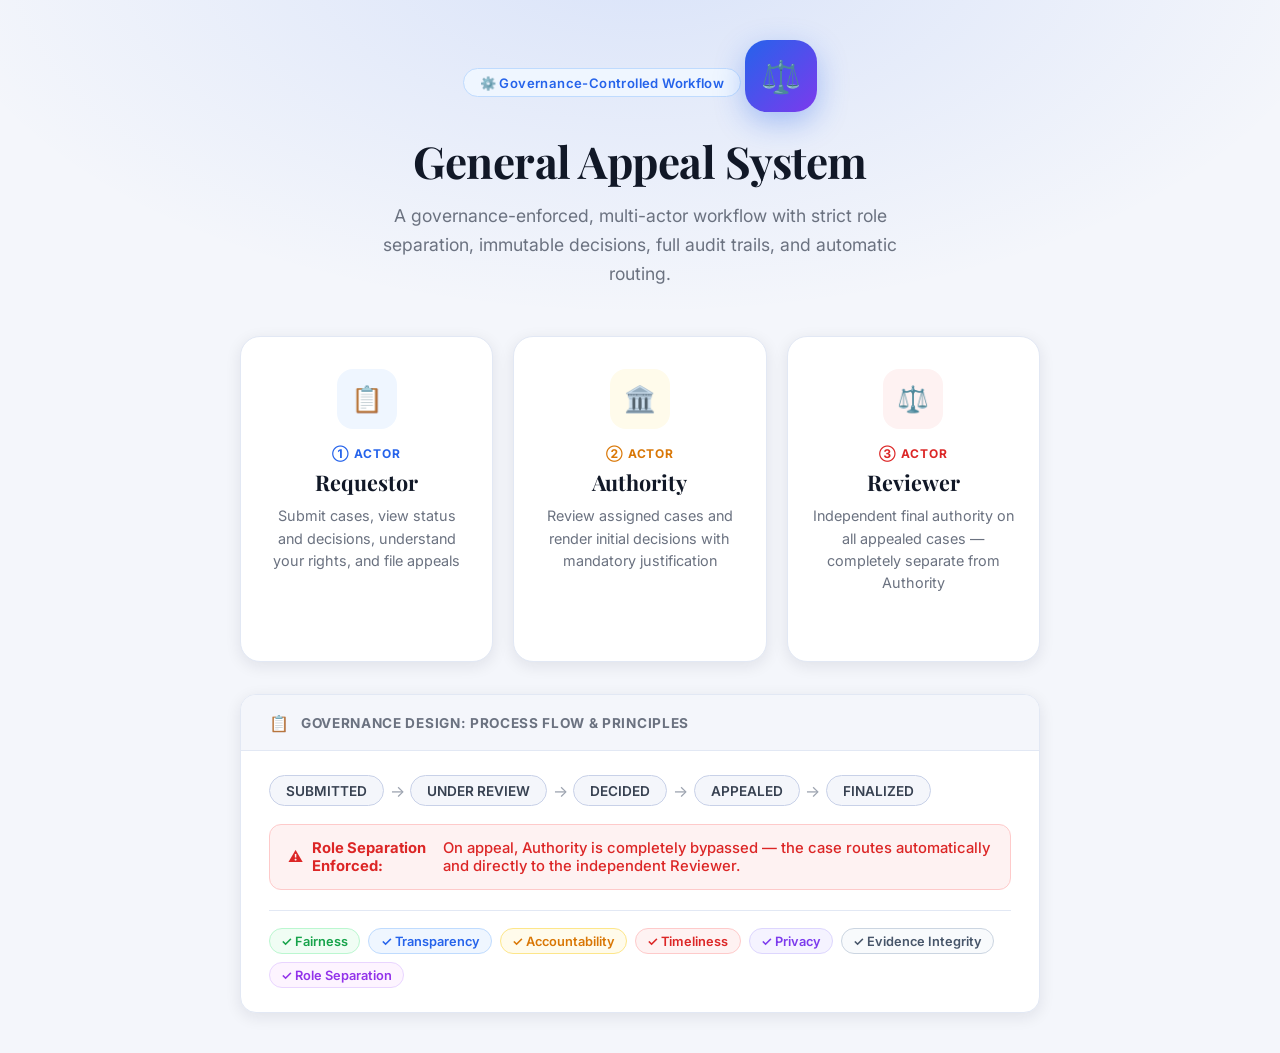
<file: frontend/templates/index.html>
<!DOCTYPE html>
<html lang="en">
<head>
<meta charset="UTF-8">
<meta name="viewport" content="width=device-width, initial-scale=1.0">
<title>Appeal System — Portal</title>
<link href="https://fonts.googleapis.com/css2?family=Inter:wght@400;500;600;700&family=Playfair+Display:ital,wght@0,700;1,400&display=swap" rel="stylesheet">
<style>
:root {
  --bg:#f4f6fb; --surface:#fff; --border:#e2e8f4; --border2:#c8d1e8;
  --ink:#111827; --ink2:#374151; --muted:#6b7280; --muted2:#9ca3af;
  --blue:#2563eb; --blue-soft:#eff6ff; --blue-border:#bfdbfe;
  --green:#16a34a; --green-soft:#f0fdf4; --green-border:#bbf7d0;
  --red:#dc2626; --red-soft:#fef2f2; --red-border:#fecaca;
  --amber:#d97706; --amber-soft:#fffbeb; --amber-border:#fde68a;
  --purple:#7c3aed; --purple-soft:#f5f3ff; --purple-border:#ddd6fe;
  --shadow-md:0 4px 16px rgba(17,24,39,0.09); --shadow-lg:0 10px 32px rgba(17,24,39,0.12);
  --r-md:12px; --r-lg:16px; --r-xl:20px;
}
*,*::before,*::after{margin:0;padding:0;box-sizing:border-box;}
html{font-size:16px;}
body{
  font-family:'Inter',sans-serif; color:var(--ink); background:var(--bg);
  min-height:100vh; display:flex; flex-direction:column;
  align-items:center; justify-content:center; padding:2.5rem 1.5rem;
  background-image:radial-gradient(ellipse 80% 50% at 50% -5%, rgba(37,99,235,0.13) 0%, transparent 70%);
}

.wrap { max-width:800px; width:100%; }

/* HERO */
.hero { text-align:center; margin-bottom:3rem; }
.hero-badge {
  display:inline-flex; align-items:center; gap:0.5rem;
  background:var(--blue-soft); color:var(--blue); border:1px solid var(--blue-border);
  border-radius:999px; font-size:0.82rem; font-weight:600;
  padding:0.35rem 1rem; margin-bottom:1.5rem; letter-spacing:0.03em;
}
.hero-icon {
  width:72px; height:72px;
  background:linear-gradient(135deg,#2563eb 0%,#7c3aed 100%);
  border-radius:22px; display:inline-flex; align-items:center;
  justify-content:center; font-size:2rem; margin-bottom:1.5rem;
  box-shadow:0 10px 30px rgba(37,99,235,0.35);
}
.hero h1 {
  font-family:'Playfair Display',serif; font-size:2.75rem; font-weight:700;
  color:var(--ink); letter-spacing:-0.5px; margin-bottom:0.875rem;
  line-height:1.15;
}
.hero p { font-size:1.1rem; color:var(--muted); max-width:520px; margin:0 auto; line-height:1.65; }

/* ROLE CARDS */
.role-grid { display:grid; grid-template-columns:repeat(3,1fr); gap:1.25rem; margin-bottom:2rem; }

.role-card {
  background:var(--surface); border:1.5px solid var(--border);
  border-radius:var(--r-xl); padding:2rem 1.5rem;
  text-align:center; cursor:pointer; transition:all 0.22s ease;
  text-decoration:none; color:var(--ink); display:flex;
  flex-direction:column; align-items:center;
  position:relative; overflow:hidden; box-shadow:var(--shadow-md);
}
.role-card .top-bar {
  position:absolute; top:0; left:0; right:0; height:4px;
  border-radius:var(--r-xl) var(--r-xl) 0 0;
  opacity:0; transition:opacity 0.22s;
}
.role-card.requestor .top-bar { background:linear-gradient(90deg,#2563eb,#60a5fa); }
.role-card.authority .top-bar  { background:linear-gradient(90deg,#d97706,#fbbf24); }
.role-card.reviewer  .top-bar  { background:linear-gradient(90deg,#dc2626,#f87171); }
.role-card:hover { transform:translateY(-5px); box-shadow:var(--shadow-lg); border-color:transparent; }
.role-card:hover .top-bar { opacity:1; }

.role-icon-wrap {
  width:60px; height:60px; border-radius:16px;
  display:flex; align-items:center; justify-content:center;
  font-size:1.6rem; margin-bottom:1.1rem;
}
.role-card.requestor .role-icon-wrap { background:#eff6ff; }
.role-card.authority .role-icon-wrap  { background:#fffbeb; }
.role-card.reviewer  .role-icon-wrap  { background:#fef2f2; }

.actor-label { font-size:0.75rem; font-weight:700; letter-spacing:0.08em; text-transform:uppercase; margin-bottom:0.4rem; }
.role-card.requestor .actor-label { color:#2563eb; }
.role-card.authority .actor-label  { color:#d97706; }
.role-card.reviewer  .actor-label  { color:#dc2626; }

.role-name { font-family:'Playfair Display',serif; font-size:1.35rem; font-weight:700; margin-bottom:0.6rem; }
.role-desc { font-size:0.9rem; color:var(--muted); line-height:1.55; flex:1; }
.role-cta  { margin-top:1.1rem; font-size:0.875rem; font-weight:600; opacity:0; transition:opacity 0.2s; }
.role-card.requestor .role-cta { color:#2563eb; }
.role-card.authority .role-cta  { color:#d97706; }
.role-card.reviewer  .role-cta  { color:#dc2626; }
.role-card:hover .role-cta { opacity:1; }

/* GOVERNANCE PANEL */
.gov-panel {
  background:var(--surface); border:1.5px solid var(--border);
  border-radius:var(--r-lg); box-shadow:var(--shadow-md);
  overflow:hidden;
}
.gov-panel-head {
  background:var(--bg); border-bottom:1px solid var(--border);
  padding:1.1rem 1.75rem; display:flex; align-items:center; gap:0.75rem;
}
.gov-panel-head h3 { font-size:0.85rem; font-weight:700; letter-spacing:0.05em; text-transform:uppercase; color:var(--muted); }
.gov-panel-body { padding:1.5rem 1.75rem; }

.flow-row { display:flex; align-items:center; gap:0.35rem; flex-wrap:wrap; margin-bottom:1.1rem; }
.flow-pill {
  font-size:0.85rem; font-weight:600; padding:0.4rem 1rem;
  border-radius:999px; background:var(--bg); border:1.5px solid var(--border2); color:var(--ink2);
}
.flow-arr { font-size:1rem; color:var(--muted2); }

.bypass-notice {
  display:flex; align-items:center; gap:0.6rem;
  background:var(--red-soft); border:1.5px solid var(--red-border);
  border-radius:var(--r-md); padding:0.875rem 1.1rem;
  font-size:0.925rem; font-weight:500; color:var(--red);
  margin-bottom:1.25rem;
}

.principles-row {
  display:flex; flex-wrap:wrap; gap:0.5rem; margin-top:1rem;
  padding-top:1.1rem; border-top:1px solid var(--border);
}
.p-chip {
  font-size:0.8rem; font-weight:600; padding:0.28rem 0.7rem;
  border-radius:999px; display:flex; align-items:center; gap:0.3rem;
}
.p-chip.fairness       { background:var(--green-soft);  color:var(--green);  border:1px solid var(--green-border); }
.p-chip.transparency   { background:var(--blue-soft);   color:var(--blue);   border:1px solid var(--blue-border); }
.p-chip.accountability { background:var(--amber-soft);  color:var(--amber);  border:1px solid var(--amber-border); }
.p-chip.timeliness     { background:var(--red-soft);    color:var(--red);    border:1px solid var(--red-border); }
.p-chip.privacy        { background:var(--purple-soft); color:var(--purple); border:1px solid var(--purple-border); }
.p-chip.integrity      { background:#f8fafc; color:#475569; border:1px solid #cbd5e1; }
.p-chip.role-sep       { background:#fdf4ff; color:#9333ea; border:1px solid #e9d5ff; }
</style>
</head>
<body>
<div class="wrap">

  <div class="hero">
    <div class="hero-badge">⚙️ Governance-Controlled Workflow</div>
    <div class="hero-icon">⚖️</div>
    <h1>General Appeal System</h1>
    <p>A governance-enforced, multi-actor workflow with strict role separation, immutable decisions, full audit trails, and automatic routing.</p>
  </div>

  <div class="role-grid">
    <a href="/requestor" class="role-card requestor">
      <div class="top-bar"></div>
      <div class="role-icon-wrap">📋</div>
      <div class="actor-label">① Actor</div>
      <div class="role-name">Requestor</div>
      <div class="role-desc">Submit cases, view status and decisions, understand your rights, and file appeals</div>
      <div class="role-cta">Enter Portal →</div>
    </a>
    <a href="/authority" class="role-card authority">
      <div class="top-bar"></div>
      <div class="role-icon-wrap">🏛️</div>
      <div class="actor-label">② Actor</div>
      <div class="role-name">Authority</div>
      <div class="role-desc">Review assigned cases and render initial decisions with mandatory justification</div>
      <div class="role-cta">Enter Portal →</div>
    </a>
    <a href="/reviewer" class="role-card reviewer">
      <div class="top-bar"></div>
      <div class="role-icon-wrap">⚖️</div>
      <div class="actor-label">③ Actor</div>
      <div class="role-name">Reviewer</div>
      <div class="role-desc">Independent final authority on all appealed cases — completely separate from Authority</div>
      <div class="role-cta">Enter Portal →</div>
    </a>
  </div>

  <div class="gov-panel">
    <div class="gov-panel-head">
      <span>📋</span>
      <h3>Governance Design: Process Flow &amp; Principles</h3>
    </div>
    <div class="gov-panel-body">
      <div class="flow-row">
        <span class="flow-pill">SUBMITTED</span>
        <span class="flow-arr">→</span>
        <span class="flow-pill">UNDER REVIEW</span>
        <span class="flow-arr">→</span>
        <span class="flow-pill">DECIDED</span>
        <span class="flow-arr">→</span>
        <span class="flow-pill">APPEALED</span>
        <span class="flow-arr">→</span>
        <span class="flow-pill">FINALIZED</span>
      </div>
      <div class="bypass-notice">
        ⚠️ <strong>Role Separation Enforced:</strong> On appeal, Authority is completely bypassed — the case routes automatically and directly to the independent Reviewer.
      </div>
      <div class="principles-row">
        <span class="p-chip fairness">✓ Fairness</span>
        <span class="p-chip transparency">✓ Transparency</span>
        <span class="p-chip accountability">✓ Accountability</span>
        <span class="p-chip timeliness">✓ Timeliness</span>
        <span class="p-chip privacy">✓ Privacy</span>
        <span class="p-chip integrity">✓ Evidence Integrity</span>
        <span class="p-chip role-sep">✓ Role Separation</span>
      </div>
    </div>
  </div>

</div>
</body>
</html>
</file>
